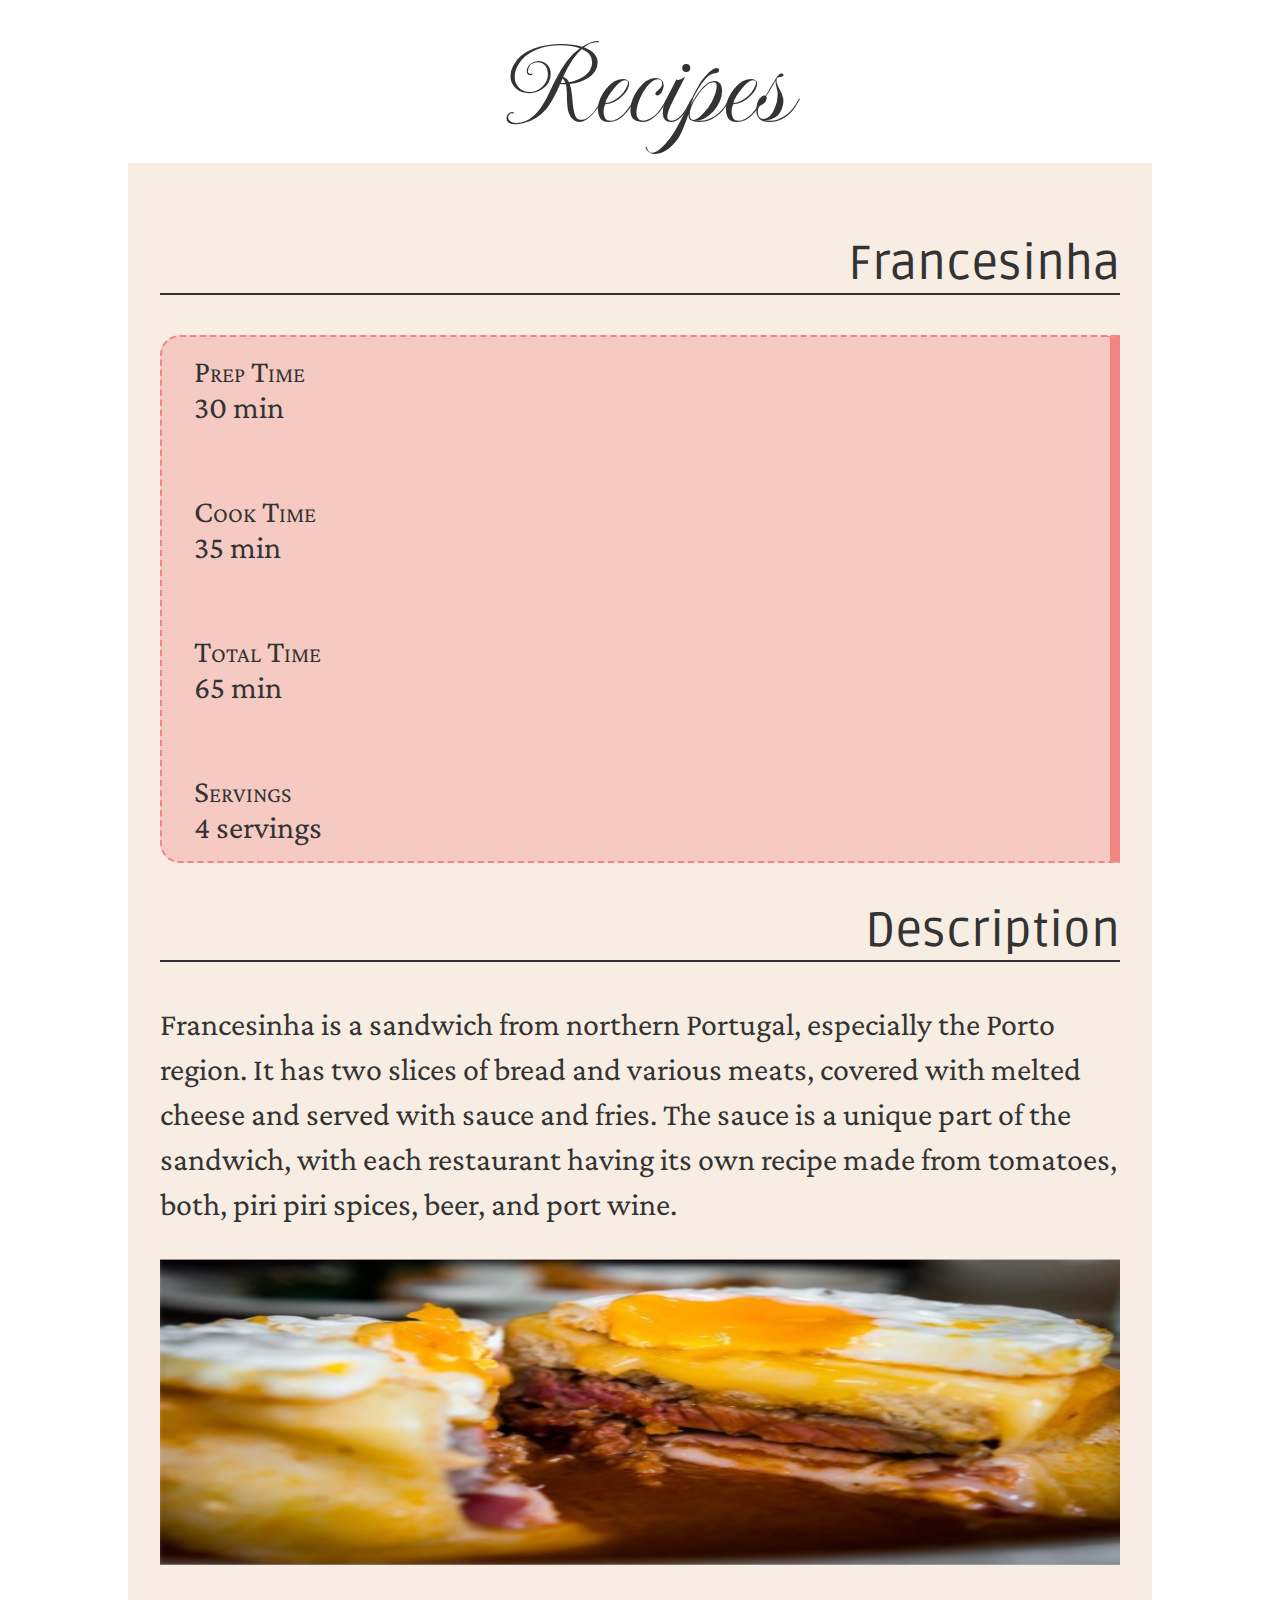
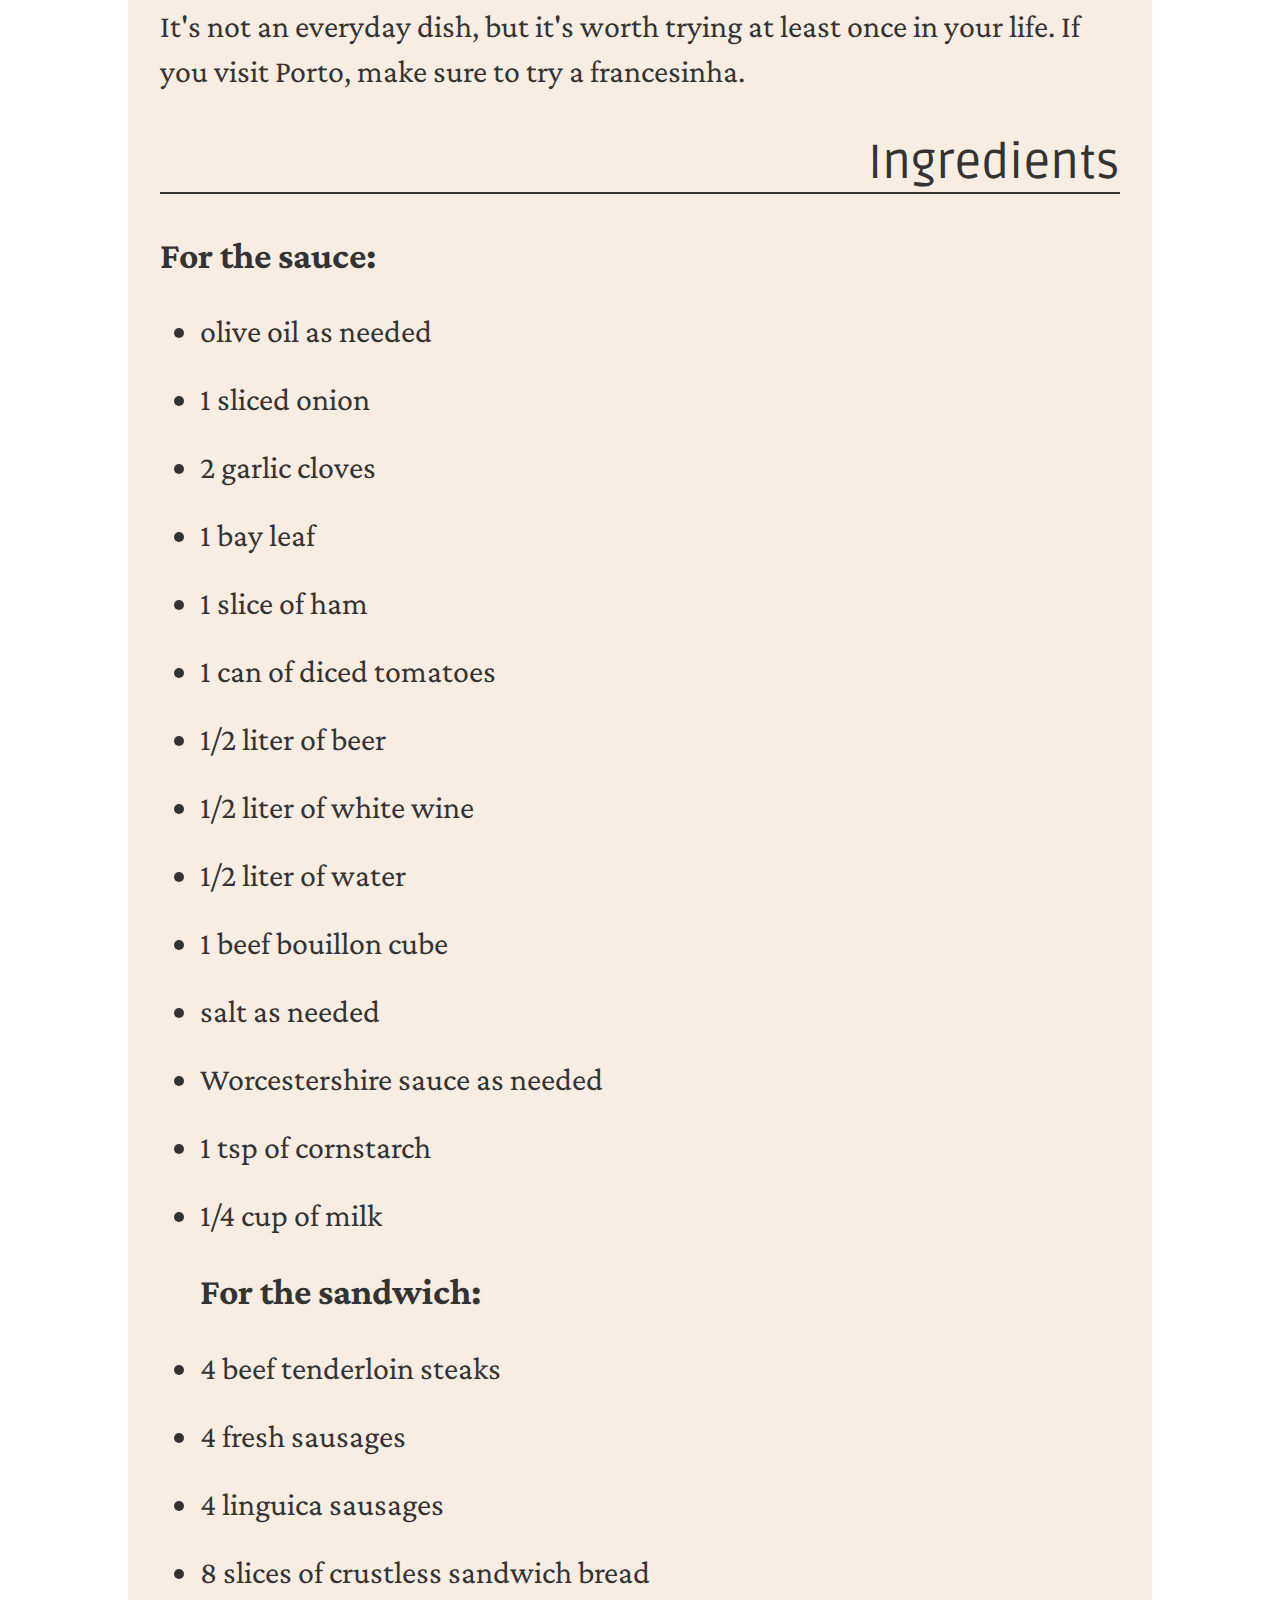
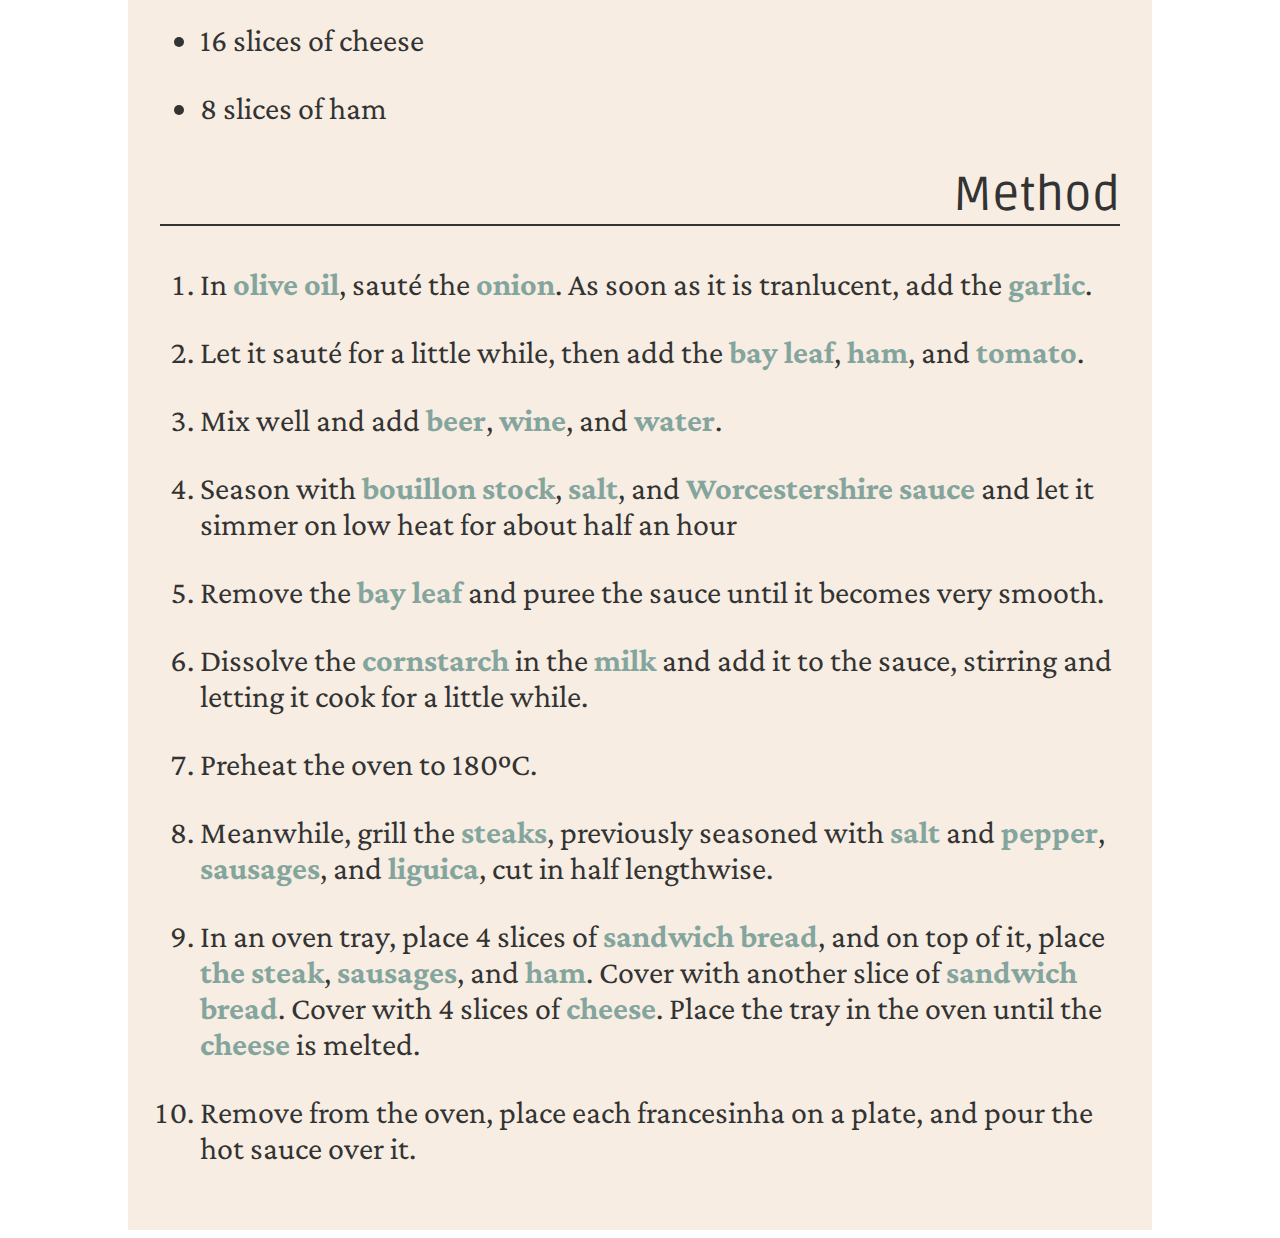
<file: Receita/receita.html>
<!DOCTYPE html>
<html lang="en">
<head>
    <meta charset="UTF-8">
    <title>Recipes</title>
    <link rel="stylesheet" href="css/Layout.css">
</head>
<body>
    <header>
        <h1>Recipes</h1>
    </header>
    <main>
        <article class="recipe">
        <header>
            <h2>Francesinha</h2>
            <dl>
                <dt> Prep Time</dt>
                <dd>30 min</dd> </br>
                <dt> Cook Time</dt>
                <dd>35 min</dd> </br>
                <dt>Total Time</dt>
                <dd>65 min</dd> </br>
                <dt>Servings</dt>
                <dd>4 servings</dd>
            </dl>
        </header>
        <section class="description">
            <h2>Description</h2>
            <p>Francesinha is a sandwich from northern Portugal, especially the Porto region. It has two slices of bread and various meats, covered with melted cheese and served with sauce and fries. The sauce is a unique part of the sandwich, with each restaurant having its own recipe made from tomatoes, both, piri piri spices, beer, and port wine.</p>
            <center>
            <img src="img/francesinha.png" height="307" width="458"/>
            </center>
            <p>It's not an everyday dish, but it's worth trying at least once in your life. If you visit Porto, make sure to try a francesinha.</p>
        </section>
        <section class="ingredients">
            <h2>Ingredients</h2>
                <h3>For the sauce:</h3>
                <ul>
                    <li><span class="ingridient">olive oil</span> as needed</li>
                    <li>1 sliced <span class="ingridient">onion</span></li>
                    <li>2 <span class="ingridient"> garlic </span>cloves</li>
                    <li>1 <span class="ingridient"> bay leaf</span></li>
                    <li>1 slice of <span class="ingridient">ham</span></li>
                    <li>1 can of diced <span class="ingridient">tomatoes</span></li>
                    <li>1/2 liter of <span class="ingridient">beer</span></li>
                    <li>1/2 liter of <span class="ingridient">white wine</span></li>
                    <li>1/2 liter of <span class="ingridient">water</span></li>
                    <li>1<span class="ingridient"> beef bouillon cube</span></li>
                    <li><span class="ingridient">salt </span>as needed</li>
                    <li><span class="ingridient">Worcestershire sauce</span> as needed</li>
                    <li>1 tsp of <span class="ingridient">cornstarch</span></li>
                    <li>1/4 cup of<span class="ingridient"> milk</span></li>
                    <h3>For the sandwich:</h3>
                    <li>4 <span class="ingridient"> beef tenderloin steaks</span></li>
                    <li>4 <span class="ingridient">fresh sausages</span></li>
                    <li>4 <span class="ingridient">linguica sausages</span></li>
                    <li>8 slices of <span class="ingridient">crustless sandwich bread</span></li>
                    <li>16 slices of <span class="ingridient">cheese</span></li>
                    <li>8 slices of <span class="ingridient">ham</span></li>
                </ul>
                <h2>Method</h2>
                <ol>
                    <li>In <span class="ingredient">olive oil</span>, sauté the <span class="ingredient">onion</span>. As soon as it is tranlucent, add the <span class="ingredient"> garlic</span>.</li>
                    <li>Let it sauté for a little while, then add the <span class="ingredient">bay leaf</span>, <span class="ingredient">ham</span>, and <span class="ingredient">tomato</span>.</li>
                    <li>Mix well and add <span class="ingredient"> beer</span>,<span class="ingredient"> wine</span>, and <span class="ingredient">water</span>.</li>
                    <li>Season with <span class="ingredient">bouillon stock</span>,<span class="ingredient"> salt</span>, and<span class="ingredient"> Worcestershire sauce </span>and let it simmer on low heat for about half an hour</li>
                    <li>Remove the<span class="ingredient"> bay leaf</span> and puree the sauce until it becomes very smooth.</li>
                    <li>Dissolve the<span class="ingredient"> cornstarch</span> in the <span class="ingredient">milk</span> and add it to the sauce, stirring and letting it cook for a little while.</li>
                    <li>Preheat the oven to 180ºC.</li>
                    <li>Meanwhile, grill the<span class="ingredient"> steaks</span>, previously seasoned with <span class="ingredient">salt</span> and <span class="ingredient">pepper</span>, <span class="ingredient">sausages</span>, and <span class="ingredient">liguica</span>, cut in half lengthwise.</li>
                    <li>In an oven tray, place 4 slices of <span class="ingredient">sandwich bread</span>, and on top of it, place <span class="ingredient">the steak</span>, <span class="ingredient">sausages</span>, and <span class="ingredient">ham</span>. Cover with another slice of <span class="ingredient">sandwich bread</span>. Cover with 4 slices of<span class="ingredient"> cheese</span>. Place the tray in the oven until the <span class="ingredient">cheese</span> is melted.</li>
                    <li>Remove from the oven, place each francesinha on a plate, and pour the hot sauce over it.</li>
                </ol>
            </section>
        </article>
    </main>
</body>
</html>
</file>
<file: Receita/css/Layout.css>
@import url('https://fonts.googleapis.com/css2?family=Crimson+Pro:wght@400;700&family=Imperial+Script&family=Ruda&display=swap');
html{
    font-family:'Crimson Pro', serif;
    font-size: 2rem;
    color: #333;
}
body>header, article.recipe{
    width:30em;
    max-width: 90vw;
    margin: 0 auto;
}
body > header{
    text-align: center;
    font-family: 'Imperial Script', serif;
}

body>header h1{
    font-size: 4em;
    font-weight: 400;
    margin:0;
}
 article.recipe{
     background-color: #f7ede2;
     padding: 1em;
 }
 article.recipe h2{
     font-family: 'Ruda';
     font-weight: 400;
     border-bottom: 2px solid #333;
     text-align: right;
 }
 article.recipe header dl{
     border: 2px dashed #f28483;
     border-right: 10px solid #f28482;
     border-radius: 20px 0 0 20px;
     background-color: #f5cac3;
     padding: 0 1em;
 }
 article.recipe header dt{
     text-transform: capitalize;
     font-variant-caps: small-caps;
     margin-top: 0.5em;
 }
 article.recipe header dd{
     margin-left: 0;
     margin-bottom: 0.5em;
 }
p{
line-height: 1.4em;
}
span.ingredient{
    background-color:transparent;
    font-weight: bold;
    color:#84a59d;
}
section.description img{
    width:100%;
}
section.ingredients p{
    font-weight:bold;
}
section.method li, section.ingredients li{
    margin-bottom: 1em;
}
</file>
